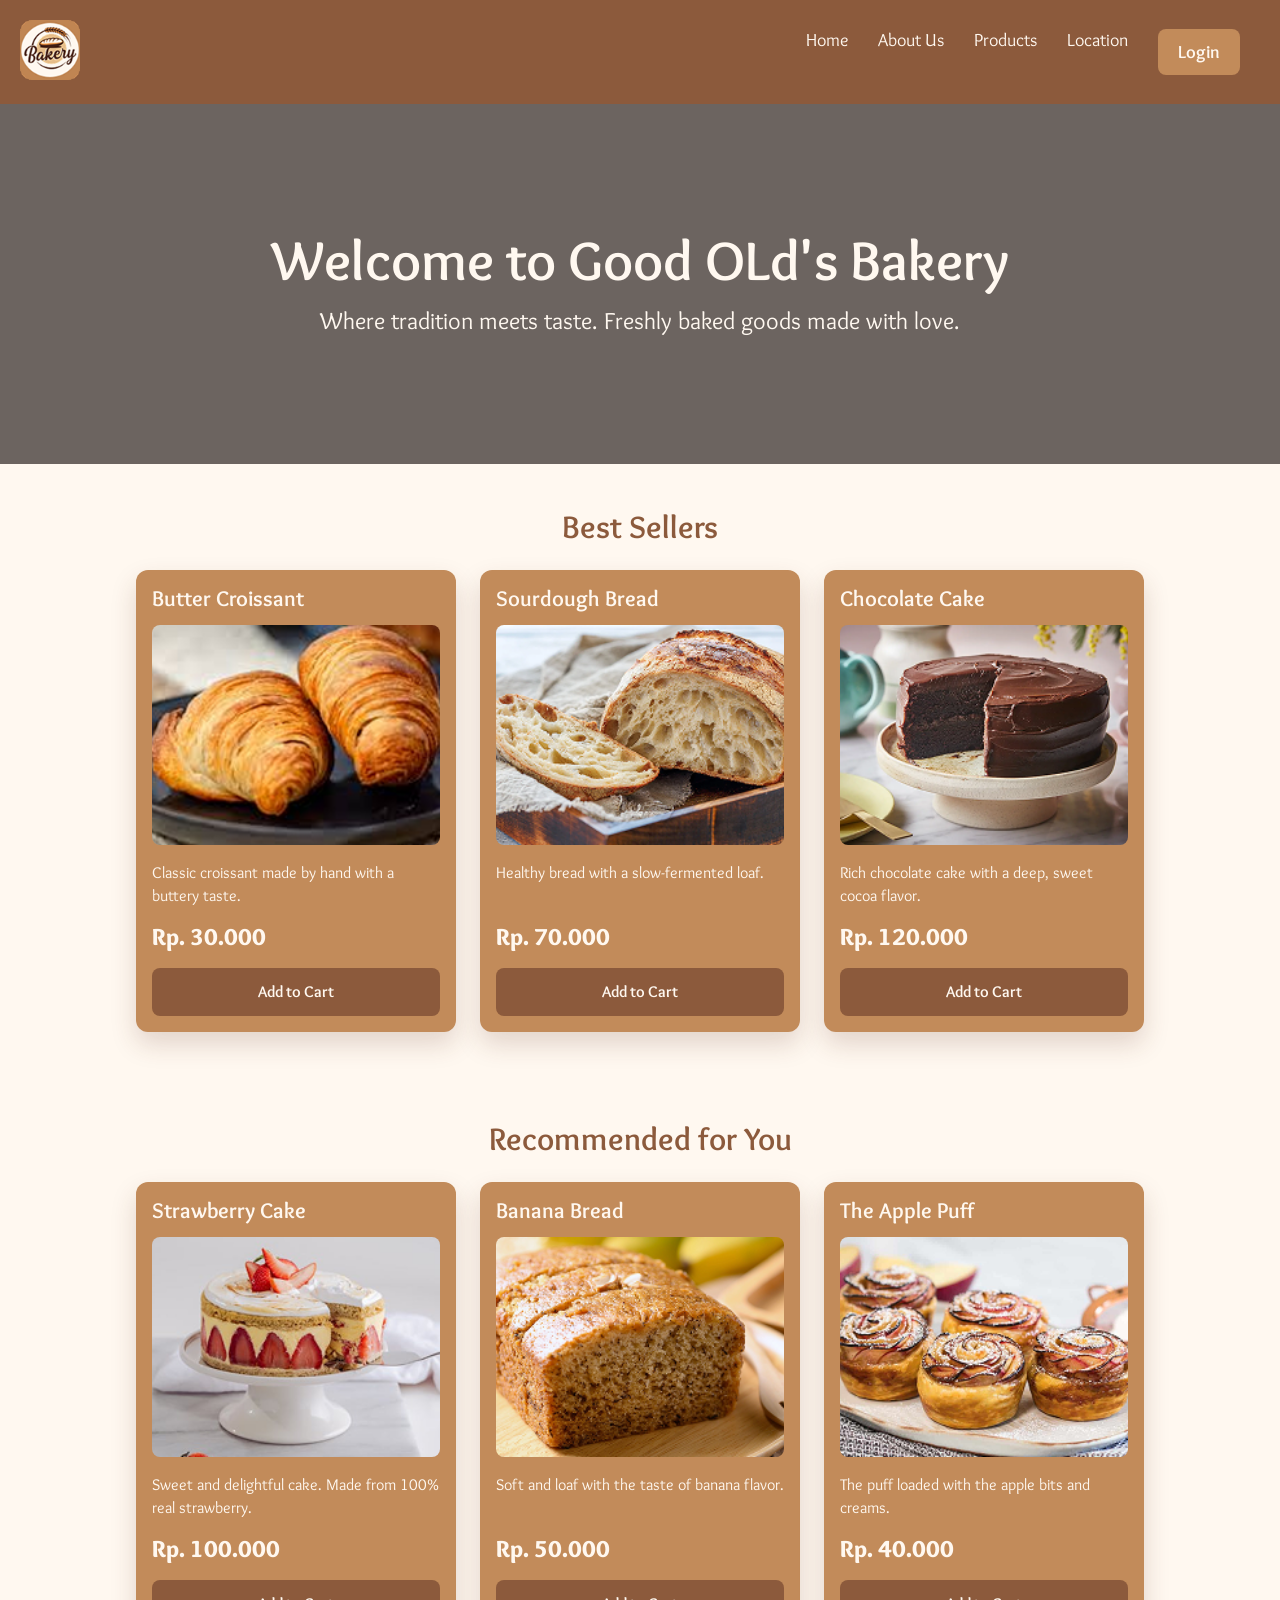
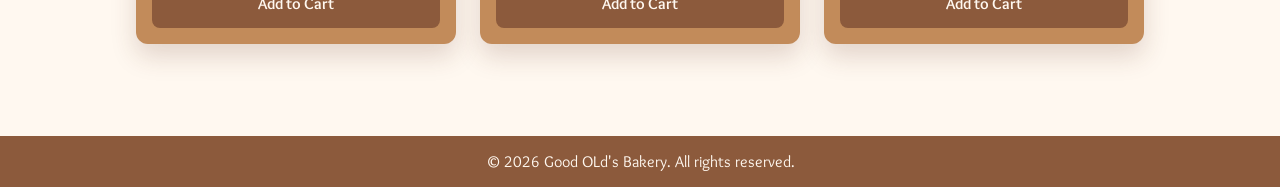
<file: index.html>
<!DOCTYPE html>
<html lang="en">
<head>
    <meta charset="UTF-8">
    <meta name="viewport" content="width=device-width, initial-scale=1.0">
    <link rel="stylesheet" href="css/style.css">
    <script src="js/script.js" defer></script>

    <title>Good OLd's Bakery</title>

    <link rel="preconnect" href="https://fonts.googleapis.com">
    <link rel="preconnect" href="https://fonts.gstatic.com" crossorigin>
    <link href="https://fonts.googleapis.com/css2?family=Overlock:ital,wght@0,400;0,700;0,900;1,400;1,700;1,900&family=Source+Sans+3:ital,wght@0,200..900;1,200..900&display=swap" rel="stylesheet">
</head>
<body>
    <header>
        <div class="logo">
            <img src="images/logo/logo.png" alt="Good OLd's Bakery Logo">
        </div>

        <div class="nav">
            <nav>
                <ul>
                    <li><a href="index.html">Home</a></li>
                    <li><a href="aboutus.html">About Us</a></li>
                    <li><a href="products.html">Products</a></li>
                    <li><a href="location.html">Location</a></li> 
                    <li><button class="login-button"><a href="login.html">Login</a></button></li>
                </ul>
            </nav>
        </div>

    </header>

    <main>
        <section class="hero">
            <div class="hero-content">
                <h1>Welcome to Good OLd's Bakery</h1>
                <p>Where tradition meets taste. Freshly baked goods made with love.</p>
            </div>
        </section>  


        <section class="best-sellers">
            <h2>Best Sellers</h2>
            <div class="product-grid">

                <article class="product-card">
                    <h3>Butter Croissant</h3>
                    <img src="images/products/pastry1.png" alt="Croissant">
                    <p>Classic croissant made by hand with a buttery taste.</p>
                    <strong>Rp. 30.000</strong>
                    <button class="add-to-cart">Add to Cart</button>
                </article>

                <article class="product-card">
                    <h3>Sourdough Bread</h3>
                    <img src="images/products/bread2.png" alt="Sourdough Bread">
                    <p>Healthy bread with a slow-fermented loaf.</p>
                    <strong>Rp. 70.000</strong>
                    <button class="add-to-cart">Add to Cart</button>
                </article>

                <article class="product-card">
                    <h3>Chocolate Cake</h3>
                    <img src="images/products/cake2.png" alt="Chocolate Cake">
                    <p>Rich chocolate cake with a deep, sweet cocoa flavor.</p>
                    <strong>Rp. 120.000</strong>
                    <button class="add-to-cart">Add to Cart</button>
                </article>

            </div>
        </section>

        <section class="recommendations">
            <h2>Recommended for You</h2>
            <div class="product-grid">
                <article class="product-card">
                    <h3>Strawberry Cake</h3>
                    <img src="images/products/cake1.png" alt="Strawberry Cake">
                    <p>Sweet and delightful cake. Made from 100% real strawberry.</p>
                    <strong>Rp. 100.000</strong>
                    <button class="add-to-cart">Add to Cart</button>
                </article>
                <article class="product-card">
                    <h3>Banana Bread</h3>
                    <img src="images/products/bread1.png" alt="Banana Bread">
                    <p>Soft and loaf with the taste of banana flavor.</p>
                    <strong>Rp. 50.000</strong>
                    <button class="add-to-cart">Add to Cart</button>
                </article>
                <article class="product-card">
                    <h3>The Apple Puff</h3>
                    <img src="images/products/pastry2.png" alt="The Apple Puff">
                    <p>The puff loaded with the apple bits and creams.</p>
                    <strong>Rp. 40.000</strong>
                    <button class="add-to-cart">Add to Cart</button>
                </article>
            </div>
        </section>




    </main>

    <footer>
        <p>&copy; 2026 Good OLd's Bakery. All rights reserved.</p>
    </footer>
</body>
</html>
</file>
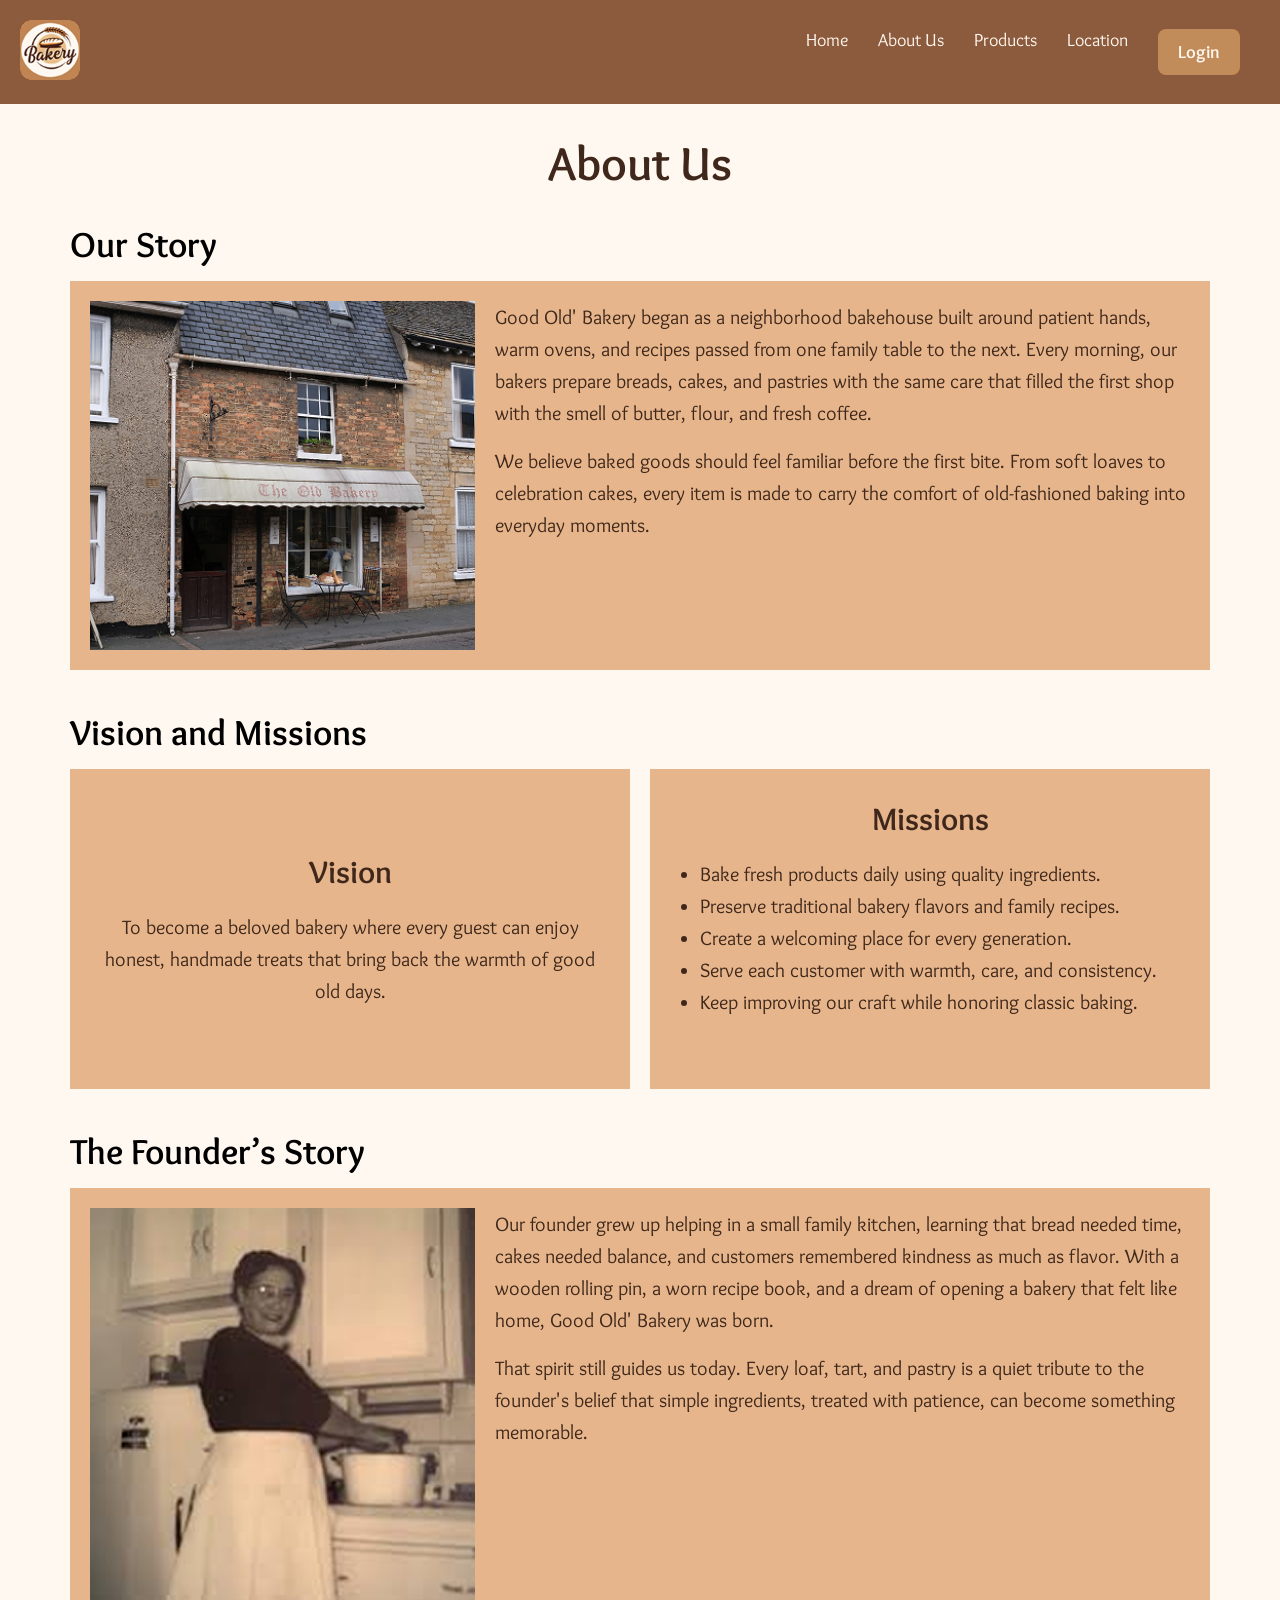
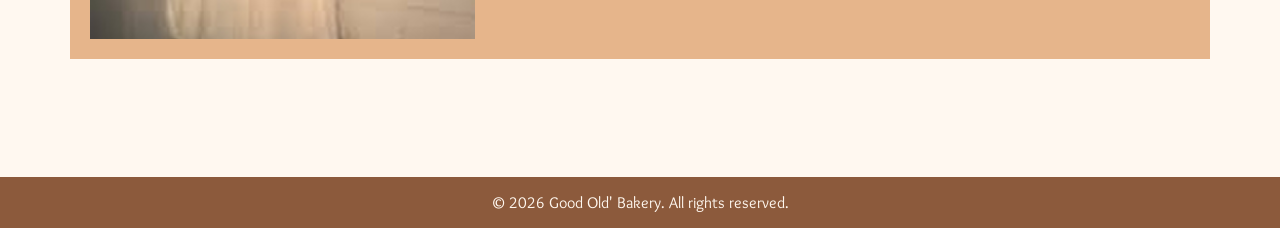
<file: aboutus.html>
<!DOCTYPE html>
<html lang="en">
<head>
    <meta charset="UTF-8">
    <meta name="viewport" content="width=device-width, initial-scale=1.0">
    <link rel="stylesheet" href="css/style.css">
    <script src="js/script.js" defer></script>
    <title>About Us | Good Old' Bakery</title>

    <link rel="preconnect" href="https://fonts.googleapis.com">
    <link rel="preconnect" href="https://fonts.gstatic.com" crossorigin>
    <link href="https://fonts.googleapis.com/css2?family=Overlock:ital,wght@0,400;0,700;0,900;1,400;1,700;1,900&family=Source+Sans+3:ital,wght@0,200..900;1,200..900&display=swap" rel="stylesheet">
</head>
<body>
    <header>
        <div class="logo">
            <img src="images/logo/logo.png" alt="Good Old' Bakery Logo">
        </div>

        <div class="nav">
            <nav aria-label="Main navigation">
                <ul>
                    <li><a href="index.html">Home</a></li>
                    <li><a href="aboutus.html" aria-current="page">About Us</a></li>
                    <li><a href="products.html">Products</a></li>
                    <li><a href="location.html">Location</a></li>
                    <li><button class="login-button"><a href="login.html">Login</a></button></li>
                </ul>
            </nav>
        </div>
    </header>

    <main class="about-container">
        <h1 class="about-title">About Us</h1>

        <section class="about-section" aria-labelledby="our-story-title">
            <h2 id="our-story-title">Our Story</h2>
            <article class="story-box">
                <img src="images/aboutus/aboutus-ourstory.png" alt="Vintage storefront of Good Old' Bakery">
                <div class="story-content">
                    <p>Good Old' Bakery began as a neighborhood bakehouse built around patient hands, warm ovens, and recipes passed from one family table to the next. Every morning, our bakers prepare breads, cakes, and pastries with the same care that filled the first shop with the smell of butter, flour, and fresh coffee.</p>
                    <p>We believe baked goods should feel familiar before the first bite. From soft loaves to celebration cakes, every item is made to carry the comfort of old-fashioned baking into everyday moments.</p>
                </div>
            </article>
        </section>

        <section class="about-section" aria-labelledby="vision-missions-title">
            <h2 id="vision-missions-title">Vision and Missions</h2>
            <div class="vision-mission">
                <article class="vision-card">
                    <h3>Vision</h3>
                    <p>To become a beloved bakery where every guest can enjoy honest, handmade treats that bring back the warmth of good old days.</p>
                </article>

                <article class="mission-card">
                    <h3>Missions</h3>
                    <ul>
                        <li>Bake fresh products daily using quality ingredients.</li>
                        <li>Preserve traditional bakery flavors and family recipes.</li>
                        <li>Create a welcoming place for every generation.</li>
                        <li>Serve each customer with warmth, care, and consistency.</li>
                        <li>Keep improving our craft while honoring classic baking.</li>
                    </ul>
                </article>
            </div>
        </section>

        <section class="about-section" aria-labelledby="founder-story-title">
            <h2 id="founder-story-title">The Founder&rsquo;s Story</h2>
            <article class="founder-box">
                <img src="images/aboutus/aboutus-founder.png" alt="Vintage portrait of the bakery founder">
                <div class="founder-content">
                    <p>Our founder grew up helping in a small family kitchen, learning that bread needed time, cakes needed balance, and customers remembered kindness as much as flavor. With a wooden rolling pin, a worn recipe book, and a dream of opening a bakery that felt like home, Good Old' Bakery was born.</p>
                    <p>That spirit still guides us today. Every loaf, tart, and pastry is a quiet tribute to the founder's belief that simple ingredients, treated with patience, can become something memorable.</p>
                </div>
            </article>
        </section>
    </main>

    <footer>
        <p>&copy; 2026 Good Old' Bakery. All rights reserved.</p>
    </footer>
</body>
</html>
</file>
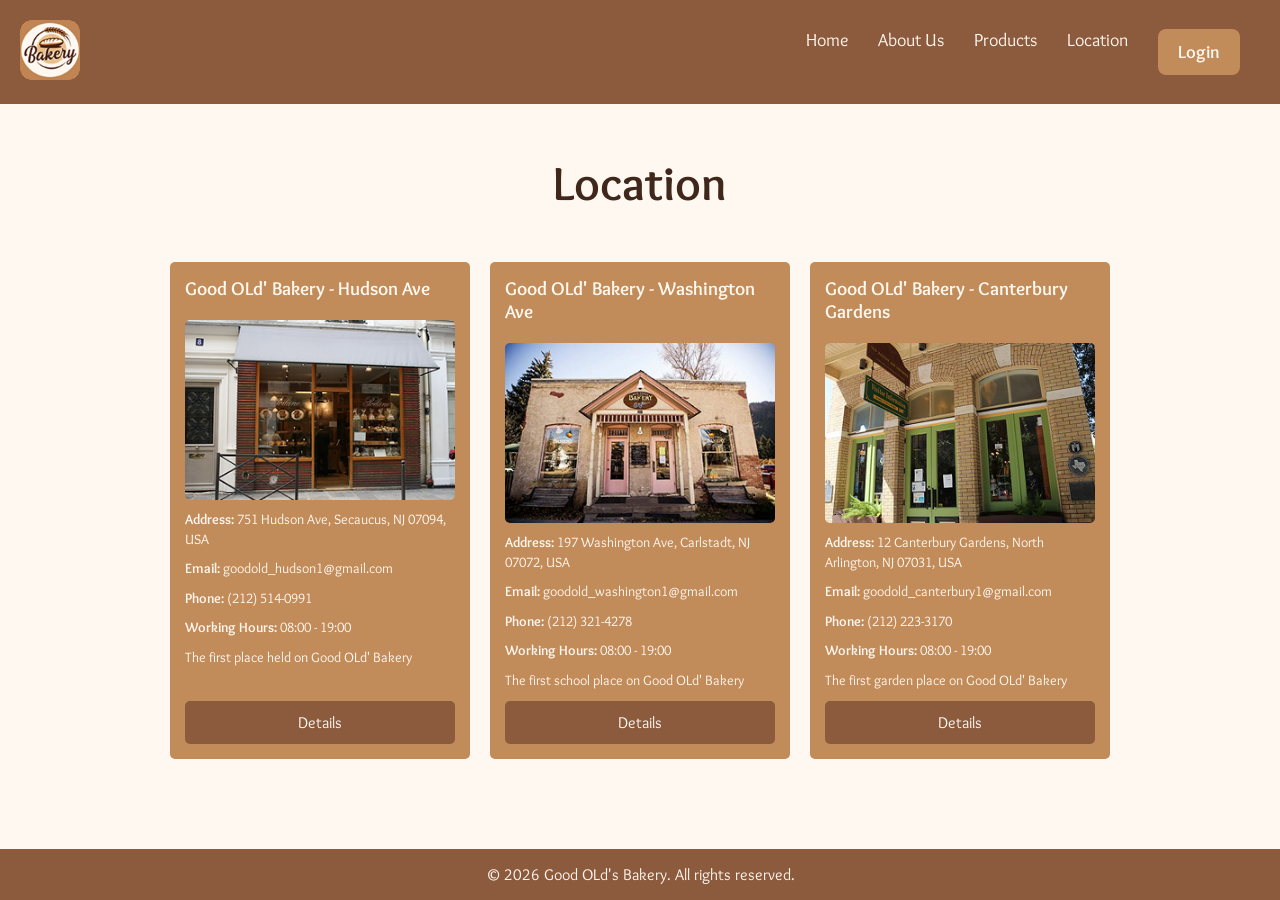
<file: location.html>
<!DOCTYPE html>
<html lang="en">
<head>
    <meta charset="UTF-8">
    <meta name="viewport" content="width=device-width, initial-scale=1.0">
    <link rel="stylesheet" href="css/style.css">
    <script src="js/script.js" defer></script>
    <title>Location | Good Old' Bakery</title>

    <link rel="preconnect" href="https://fonts.googleapis.com">
    <link rel="preconnect" href="https://fonts.gstatic.com" crossorigin>
    <link href="https://fonts.googleapis.com/css2?family=Overlock:ital,wght@0,400;0,700;0,900;1,400;1,700;1,900&family=Source+Sans+3:ital,wght@0,200..900;1,200..900&display=swap" rel="stylesheet">
</head>

<body>
    <header>
        <div class="logo">
            <img src="images/logo/logo.png" alt="Good OLd's Bakery Logo">
        </div>

        <div class="nav">
            <nav>
                <ul>
                    <li><a href="index.html">Home</a></li>
                    <li><a href="aboutus.html">About Us</a></li>
                    <li><a href="products.html">Products</a></li>
                    <li><a href="location.html">Location</a></li> 
                    <li><button class="login-button"><a href="login.html">Login</a></button></li>
                </ul>
            </nav>
        </div>

    </header>

    <main>
        <section class="location-section" aria-labelledby="location-title">
            <h1 id="location-title" class="location-title">Location</h1>

            <div class="location-grid">
                <article class="location-card">
                    <h3>Good OLd' Bakery - Hudson Ave</h3>
                    <img src="images/locations/location1.png" alt="Hudson Avenue Branch">
                    <p><strong>Address:</strong> 751 Hudson Ave, Secaucus, NJ 07094, USA</p>
                    <p><strong>Email:</strong> goodold_hudson1@gmail.com</p>
                    <p><strong>Phone:</strong> (212) 514-0991</p>
                    <p><strong>Working Hours:</strong> 08:00 - 19:00</p>
                    <p>The first place held on Good OLd' Bakery</p>
                    <button
                        type="button"
                        class="location-btn"
                        onclick="openLocation(
                            'Good OLd\' Bakery - Hudson Ave',
                            '751 Hudson Ave, Secaucus, NJ 07094, USA'
                        )">
                        Details
                    </button>
                </article>

                <article class="location-card">
                    <h3>Good OLd' Bakery - Washington Ave</h3>
                    <img src="images/locations/location2.png" alt="Washington Avenue Branch">
                    <p><strong>Address:</strong> 197 Washington Ave, Carlstadt, NJ 07072, USA</p>
                    <p><strong>Email:</strong> goodold_washington1@gmail.com</p>
                    <p><strong>Phone:</strong> (212) 321-4278</p>
                    <p><strong>Working Hours:</strong> 08:00 - 19:00</p>
                    <p>The first school place on Good OLd' Bakery</p>
                    <button
                        type="button"
                        class="location-btn"
                        onclick="openLocation(
                            'Good OLd\' Bakery - Washington Ave',
                            '197 Washington Ave, Carlstadt, NJ 07072, USA'
                        )">
                        Details
                    </button>
                </article>

                <article class="location-card">
                    <h3>Good OLd' Bakery - Canterbury Gardens</h3>
                    <img src="images/locations/location3.png" alt="Canterbury Gardens Branch">
                    <p><strong>Address:</strong> 12 Canterbury Gardens, North Arlington, NJ 07031, USA</p>
                    <p><strong>Email:</strong> goodold_canterbury1@gmail.com</p>
                    <p><strong>Phone:</strong> (212) 223-3170</p>
                    <p><strong>Working Hours:</strong> 08:00 - 19:00</p>
                    <p>The first garden place on Good OLd' Bakery</p>
                    <button
                        type="button"
                        class="location-btn"
                        onclick="openLocation(
                            'Good OLd\' Bakery - Canterbury Gardens',
                            '12 Canterbury Gardens, North Arlington, NJ 07031, USA'
                        )">
                        Details
                    </button>
                </article>
            </div>
        </section>
    </main>

    <div id="location-modal" class="modal" aria-hidden="true" role="dialog" aria-labelledby="modal-branch-name">
        <div class="modal-content">
            <h3 id="modal-branch-name"></h3>

            <p id="modal-address"></p>

            <p>
                Would you like to open this location in Google Maps?
            </p>

            <div class="modal-buttons">
                <button id="confirm-btn" type="button">
                    Open Maps
                </button>

                <button id="cancel-btn" type="button">
                    Cancel
                </button>
            </div>
        </div>
    </div>


    <footer>
        <p>&copy; 2026 Good OLd's Bakery. All rights reserved.</p>
    </footer>
</body>
</html>
</file>
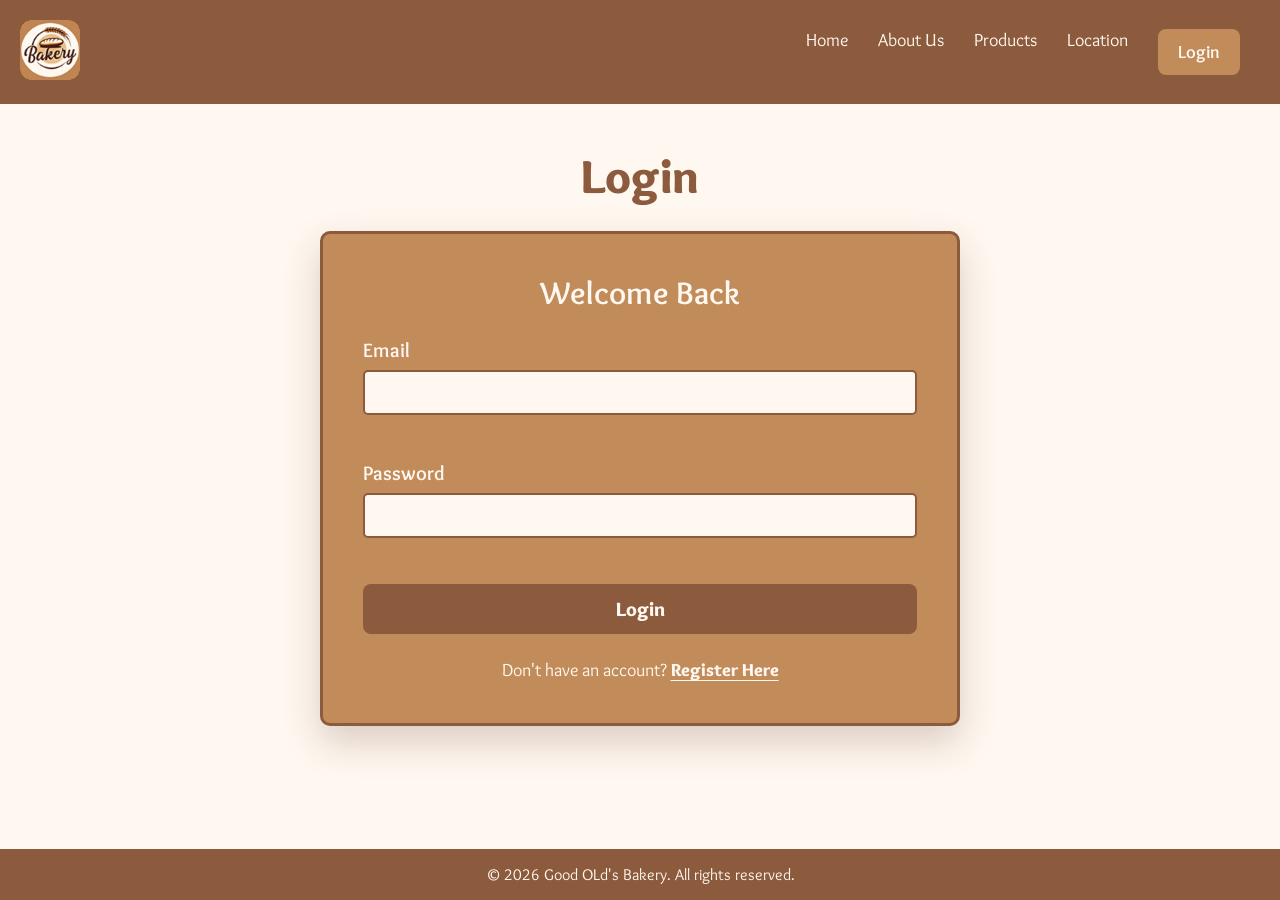
<file: login.html>
<!DOCTYPE html>
<html lang="en">
<head>
    <meta charset="UTF-8">
    <meta name="viewport" content="width=device-width, initial-scale=1.0">
    <title>Login | Good OLd's Bakery</title>

    <link rel="preconnect" href="https://fonts.googleapis.com">
    <link rel="preconnect" href="https://fonts.gstatic.com" crossorigin>
    <link href="https://fonts.googleapis.com/css2?family=Overlock:ital,wght@0,400;0,700;0,900;1,400;1,700;1,900&family=Source+Sans+3:ital,wght@0,200..900;1,200..900&display=swap" rel="stylesheet">

    <link rel="stylesheet" href="css/style.css">
    <link rel="stylesheet" href="css/auth.css">
    <script src="js/auth.js" defer></script>
</head>
<body>
    <header>
        <div class="logo">
            <img src="images/logo/logo.png" alt="Good OLd's Bakery Logo">
        </div>

        <div class="nav">
            <nav aria-label="Main navigation">
                <ul>
                    <li><a href="index.html">Home</a></li>
                    <li><a href="aboutus.html">About Us</a></li>
                    <li><a href="products.html">Products</a></li>
                    <li><a href="location.html">Location</a></li>
                    <li><button class="login-button"><a href="login.html">Login</a></button></li>
                </ul>
            </nav>
        </div>
    </header>

    <main class="auth-page">
        <h1>Login</h1>

        <section class="auth-container auth-container-small" aria-labelledby="login-title">
            <h2 id="login-title">Welcome Back</h2>

            <form id="login-form" novalidate>
                <div class="form-group">
                    <label for="login-email">Email</label>
                    <input type="email" id="login-email" name="email" autocomplete="email">
                    <span class="error-message" id="login-email-error"></span>
                </div>

                <div class="form-group">
                    <label for="login-password">Password</label>
                    <input type="password" id="login-password" name="password" autocomplete="current-password">
                    <span class="error-message" id="login-password-error"></span>
                </div>

                <button type="submit" class="auth-btn">Login</button>
            </form>

            <p class="auth-link">
                Don't have an account?
                <a href="register.html">Register Here</a>
            </p>
        </section>
    </main>

    <footer>
        <p>&copy; 2026 Good OLd's Bakery. All rights reserved.</p>
    </footer>
</body>
</html>
</file>
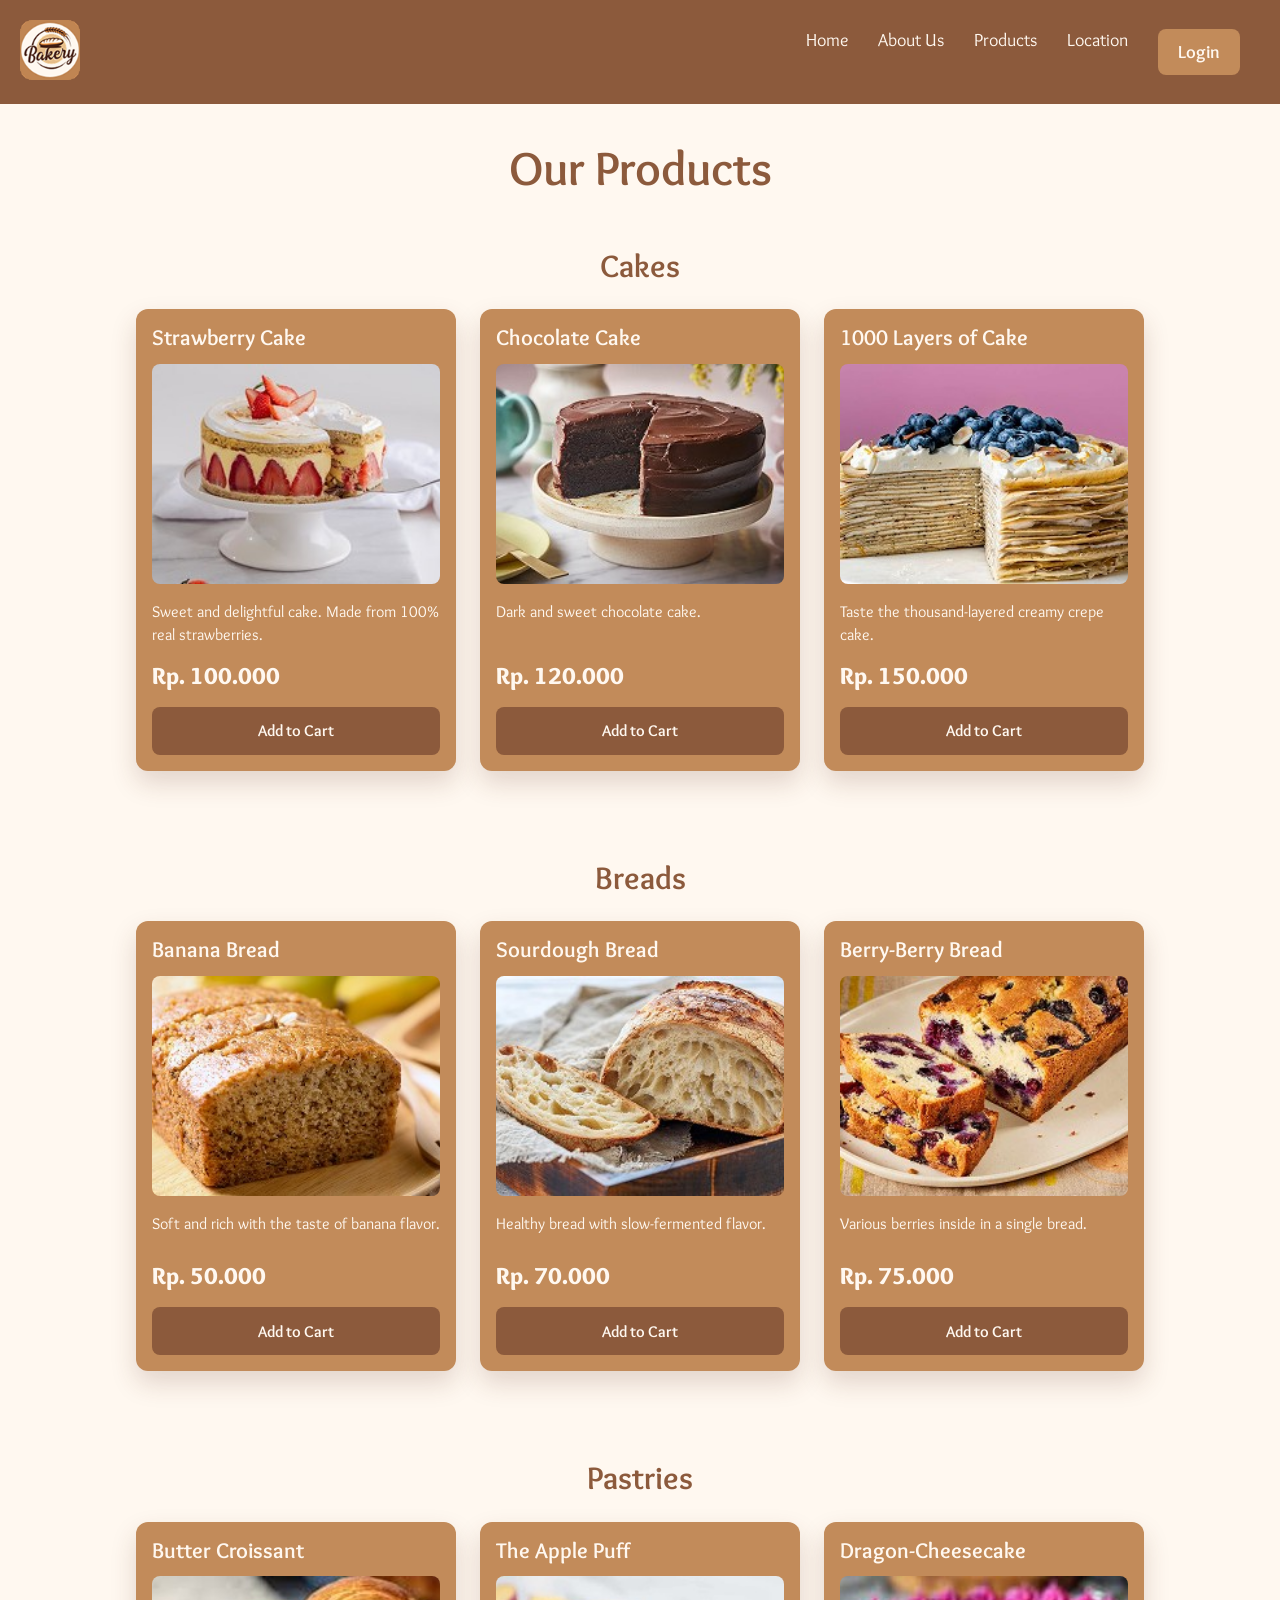
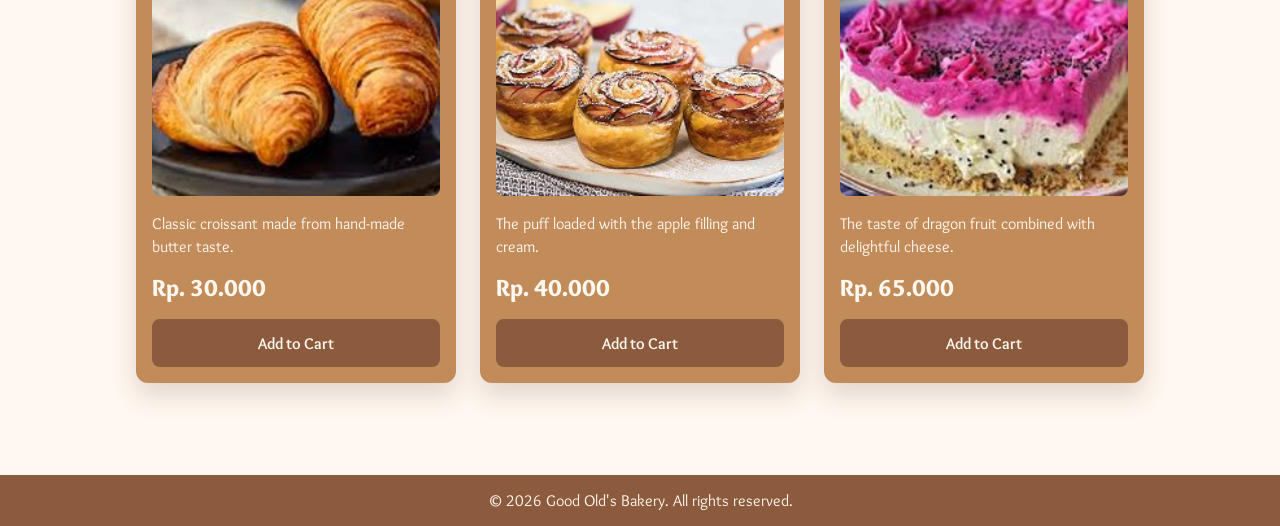
<file: products.html>
<!DOCTYPE html>
<html lang="en">
<head>
    <meta charset="UTF-8">
    <meta name="viewport" content="width=device-width, initial-scale=1.0">
    <title>Products | Good Old's Bakery</title>

    <link rel="preconnect" href="https://fonts.googleapis.com">
    <link rel="preconnect" href="https://fonts.gstatic.com" crossorigin>
    <link href="https://fonts.googleapis.com/css2?family=Overlock:ital,wght@0,400;0,700;0,900;1,400;1,700;1,900&family=Source+Sans+3:ital,wght@0,200..900;1,200..900&display=swap" rel="stylesheet">

    <link rel="stylesheet" href="css/style.css">
    <script src="js/script.js" defer></script>
</head>
<body class="products-page">
    <header>
        <div class="logo">
            <img src="images/logo/logo.png" alt="Good Old's Bakery Logo">
        </div>

        <div class="nav">
            <nav aria-label="Main navigation">
                <ul>
                    <li><a href="index.html">Home</a></li>
                    <li><a href="aboutus.html">About Us</a></li>
                    <li><a href="products.html" aria-current="page">Products</a></li>
                    <li><a href="location.html">Location</a></li>
                    <li><button class="login-button"><a href="login.html">Login</a></button></li>
                </ul>
            </nav>
        </div>
    </header>

    <main>
        <h1 id="products-title" class="products-title">Our Products</h1>

        <section class="product-category">
            <h2 id="cakes-heading">Cakes</h2>
            <div class="products-grid">
                <article class="product-card">
                    <h3>Strawberry Cake</h3>
                    <img src="images/products/cake1.jpg" alt="Strawberry Cake">
                    <p>Sweet and delightful cake. Made from 100% real strawberries.</p>
                    <strong>Rp. 100.000</strong>
                    <button class="add-to-cart">Add to Cart</button>
                </article>

                <article class="product-card">
                    <h3>Chocolate Cake</h3>
                    <img src="images/products/cake2.jpg" alt="Chocolate Cake">
                    <p>Dark and sweet chocolate cake.</p>
                    <strong>Rp. 120.000</strong>
                    <button class="add-to-cart">Add to Cart</button>
                </article>

                <article class="product-card">
                    <h3>1000 Layers of Cake</h3>
                    <img src="images/products/cake3.jpg" alt="1000 Layers of Cake">
                    <p>Taste the thousand-layered creamy crepe cake.</p>
                    <strong>Rp. 150.000</strong>
                    <button class="add-to-cart">Add to Cart</button>
                </article>
            </div>
        </section>

        <section class="product-category">
            <h2 id="breads-heading">Breads</h2>
            <div class="products-grid">
                <article class="product-card">
                    <h3>Banana Bread</h3>
                    <img src="images/products/bread1.jpg" alt="Banana Bread">
                    <p>Soft and rich with the taste of banana flavor.</p>
                    <strong>Rp. 50.000</strong>
                    <button class="add-to-cart">Add to Cart</button>
                </article>

                <article class="product-card">
                    <h3>Sourdough Bread</h3>
                    <img src="images/products/bread2.jpg" alt="Sourdough Bread">
                    <p>Healthy bread with slow-fermented flavor.</p>
                    <strong>Rp. 70.000</strong>
                    <button class="add-to-cart">Add to Cart</button>
                </article>

                <article class="product-card">
                    <h3>Berry-Berry Bread</h3>
                    <img src="images/products/bread3.jpg" alt="Berry-Berry Bread">
                    <p>Various berries inside in a single bread.</p>
                    <strong>Rp. 75.000</strong>
                    <button class="add-to-cart">Add to Cart</button>
                </article>
            </div>
        </section>

        <section class="product-category">
            <h2 id="pastries-heading">Pastries</h2>
            <div class="products-grid">
                <article class="product-card">
                    <h3>Butter Croissant</h3>
                    <img src="images/products/pastry1.jpg" alt="Butter Croissant">
                    <p>Classic croissant made from hand-made butter taste.</p>
                    <strong>Rp. 30.000</strong>
                    <button class="add-to-cart">Add to Cart</button>
                </article>

                <article class="product-card">
                    <h3>The Apple Puff</h3>
                    <img src="images/products/pastry2.jpg" alt="The Apple Puff">
                    <p>The puff loaded with the apple filling and cream.</p>
                    <strong>Rp. 40.000</strong>
                    <button class="add-to-cart">Add to Cart</button>
                </article>

                <article class="product-card">
                    <h3>Dragon-Cheesecake</h3>
                    <img src="images/products/pastry3.jpg" alt="Dragon-Cheesecake">
                    <p>The taste of dragon fruit combined with delightful cheese.</p>
                    <strong>Rp. 65.000</strong>
                    <button class="add-to-cart">Add to Cart</button>
                </article>
            </div>
        </section>
    </main>

    <footer>
        <p>&copy; 2026 Good Old's Bakery. All rights reserved.</p>
    </footer>
</body>
</html>
</file>
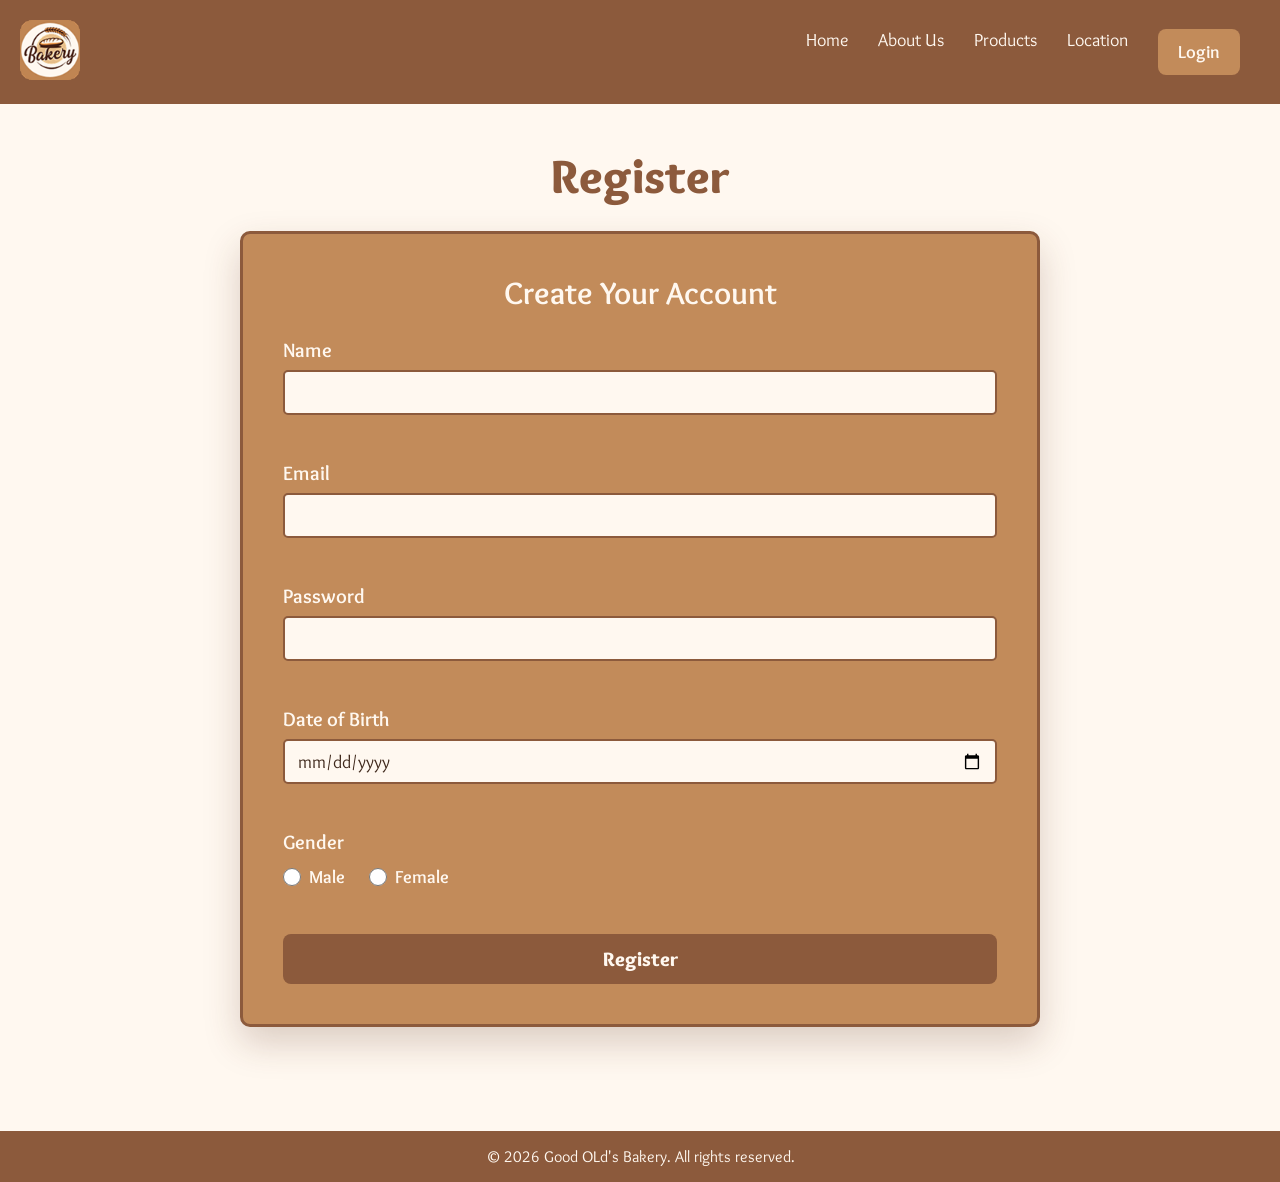
<file: register.html>
<!DOCTYPE html>
<html lang="en">
<head>
    <meta charset="UTF-8">
    <meta name="viewport" content="width=device-width, initial-scale=1.0">
    <title>Register | Good OLd's Bakery</title>

    <link rel="preconnect" href="https://fonts.googleapis.com">
    <link rel="preconnect" href="https://fonts.gstatic.com" crossorigin>
    <link href="https://fonts.googleapis.com/css2?family=Overlock:ital,wght@0,400;0,700;0,900;1,400;1,700;1,900&family=Source+Sans+3:ital,wght@0,200..900;1,200..900&display=swap" rel="stylesheet">

    <link rel="stylesheet" href="css/style.css">
    <link rel="stylesheet" href="css/auth.css">
    <script src="js/auth.js" defer></script>
</head>
<body>
    <header>
        <div class="logo">
            <img src="images/logo/logo.png" alt="Good OLd's Bakery Logo">
        </div>

        <div class="nav">
            <nav aria-label="Main navigation">
                <ul>
                    <li><a href="index.html">Home</a></li>
                    <li><a href="aboutus.html">About Us</a></li>
                    <li><a href="products.html">Products</a></li>
                    <li><a href="location.html">Location</a></li>
                    <li><button class="login-button"><a href="login.html">Login</a></button></li>
                </ul>
            </nav>
        </div>
    </header>

    <main class="auth-page">
        <h1>Register</h1>

        <section class="auth-container" aria-labelledby="register-title">
            <h2 id="register-title">Create Your Account</h2>

            <form id="register-form" novalidate>
                <div class="form-group">
                    <label for="register-name">Name</label>
                    <input type="text" id="register-name" name="name" autocomplete="name">
                    <span class="error-message" id="name-error"></span>
                </div>

                <div class="form-group">
                    <label for="register-email">Email</label>
                    <input type="email" id="register-email" name="email" autocomplete="email">
                    <span class="error-message" id="email-error"></span>
                </div>

                <div class="form-group">
                    <label for="register-password">Password</label>
                    <input type="password" id="register-password" name="password" autocomplete="new-password">
                    <span class="error-message" id="password-error"></span>
                </div>

                <div class="form-group">
                    <label for="register-dob">Date of Birth</label>
                    <input type="date" id="register-dob" name="dob">
                    <span class="error-message" id="dob-error"></span>
                </div>

                <fieldset class="form-group gender-group">
                    <legend>Gender</legend>
                    <div class="radio-options">
                        <label>
                            <input type="radio" name="gender" value="Male">
                            Male
                        </label>

                        <label>
                            <input type="radio" name="gender" value="Female">
                            Female
                        </label>
                    </div>
                    <span class="error-message" id="gender-error"></span>
                </fieldset>

                <button type="submit" class="auth-btn">Register</button>
            </form>
        </section>
    </main>

    <footer>
        <p>&copy; 2026 Good OLd's Bakery. All rights reserved.</p>
    </footer>
</body>
</html>
</file>
<file: css/style.css>
* {
    margin: 0;
    padding: 0;
    box-sizing: border-box;
    font-family: 'Overlock';
}

body {
    background-color: #FFF8F0;
    color: #3f281b;
    display: flex;
    flex-direction: column;
    min-height: 100vh;
}

main {
    flex: 1;
}

header {
    background-color: #8C5A3C;
    color: #FFF8F0;
    padding: 20px;
    display: flex;
    align-items: center;
    justify-content: space-between;
}

.logo img {
    max-height: 60px;
}

.nav ul {
    list-style: none;
    display: flex;
    gap: 30px;
    margin-right: 20px;
}

.nav li a {
    color: #FFF8F0;
    text-decoration: none;
    font-size: 18px;
    transition: opacity 180ms ease;
}

.nav li a:hover {
    font-weight: bold;
    opacity: 0.85;
}

.hero {
    background-image: url('https://github.com/alextrs8222-blud/goodoldbakery-frontend/blob/main/images/hero.jpg?raw=true');
    background-size: cover;
    background-position: center;
    background-color: rgba(92, 85, 82, 0.9);
    background-blend-mode: overlay;
    min-height: 360px;
    padding: 64px 24px;
    display: flex;
    align-items: center;
    justify-content: center;
    text-align: center;
}

.hero h1 {
    color: #FFF8F0;
    font-size: 56px;
    line-height: 1.08;
    max-width: 900px;
}

.hero p {
    color: #FFF8F0;
    font-size: 24px;
    line-height: 1.4;
    margin: 14px auto 0;
    max-width: 760px;
}

.best-sellers,
.recommendations,
.product-category {
    max-width: 1400px;
    margin: 0 auto;
    padding: 44px 20px;
}

.best-sellers h2,
.recommendations h2,
.product-category h2 {
    color: #8C5A3C;
    font-size: 32px;
    line-height: 1.2;
    margin-bottom: 24px;
    text-align: center;
}

.products-title {
    color: #8C5A3C;
    font-size: 48px;
    line-height: 1.1;
    margin: 38px 20px 8px;
    text-align: center;
}

.product-grid,
.products-grid {
    display: grid;
    grid-template-columns: repeat(3, minmax(250px, 320px));
    justify-content: center;
    gap: 24px;
    margin: 0 auto;
    padding: 0;
}

.product-card {
    background-color: #C28B5A;
    color: #FFF8F0;
    padding: 16px;
    border-radius: 12px;
    display: flex;
    flex-direction: column;
    min-height: 450px;
    overflow: hidden;
    text-align: left;
    width: 100%;
    box-shadow: 0 12px 26px rgba(92, 52, 32, 0.18);
    transition: box-shadow 180ms ease, transform 180ms ease;
}

.product-card:hover {
    box-shadow: 0 16px 34px rgba(92, 52, 32, 0.24);
    transform: translateY(-4px);
}

.product-card img {
    width: 100%;
    height: 220px;
    object-fit: cover;
    border-radius: 8px;
    margin-bottom: 16px;
}

.product-card h3 {
    color: #FFF8F0;
    font-size: 22px;
    line-height: 1.2;
    margin-bottom: 12px;
}

.product-card p {
    color: #FFF8F0;
    flex: 1;
    font-size: 16px;
    line-height: 1.45;
    margin-bottom: 16px;
}

.product-card h6,
.product-card strong {
    color: #FFF8F0;
    display: block;
    font-size: 24px;
    font-weight: 900;
    line-height: 1.2;
    margin-bottom: 16px;
}

.add-to-cart {
    background-color: #8C5A3C;
    color: #FFF8F0;
    border: none;
    width: 100%;
    min-height: 48px;
    margin-top: auto;
    padding: 12px 20px;
    border-radius: 8px;
    cursor: pointer;
    font-size: 16px;
    font-weight: 700;
    transition: opacity 180ms ease, transform 180ms ease, background-color 180ms ease;
}

.login-button {
    background-color: #C28B5A;
    color: #FFF8F0;
    border: none;
    width: 100%;
    max-height: 48px;
    margin-top: auto;
    padding: 12px 20px;
    border-radius: 8px;
    cursor: pointer;
    font-size: 16px;
    font-weight: 700;
    transition: opacity 180ms ease, transform 180ms ease, background-color 180ms ease;
}

.add-to-cart:hover,
.add-to-cart:focus-visible {
    background-color: #6f4128;
    opacity: 0.95;
    transform: scale(1.02);
}

.add-to-cart:focus-visible {
    outline: 3px solid #FFF8F0;
    outline-offset: 3px;
}

footer {
    background-color: #8C5A3C;
    color: #FFF8F0;
    text-align: center;
    padding: 16px;
    width: 100%;
    margin-top: 48px;
}

@media (max-width: 900px) {
    header {
        align-items: flex-start;
        flex-direction: column;
        gap: 18px;
    }

    .nav ul {
        flex-wrap: wrap;
        gap: 14px 22px;
        margin-right: 0;
    }

    .hero {
        min-height: 320px;
        padding: 52px 20px;
    }

    .hero h1 {
        font-size: 40px;
    }

    .hero p {
        font-size: 18px;
    }

    .product-grid,
    .products-grid {
        grid-template-columns: repeat(2, minmax(250px, 320px));
    }

    .best-sellers h2,
    .recommendations h2,
    .product-category h2 {
        font-size: 28px;
    }
}

@media (max-width: 768px) {
    .hero {
        min-height: 280px;
        padding: 44px 18px;
    }

    .hero h1 {
        font-size: 32px;
    }

    .hero p {
        font-size: 16px;
    }

    .best-sellers,
    .recommendations,
    .product-category {
        padding: 34px 18px;
    }

    .best-sellers h2,
    .recommendations h2,
    .product-category h2 {
        font-size: 24px;
    }

    .products-title {
        font-size: 32px;
        margin-top: 30px;
    }

    .product-grid,
    .products-grid {
        grid-template-columns: 1fr;
        justify-items: center;
    }

    .product-card {
        max-width: 350px;
        min-height: 0;
        width: 100%;
    }

    .product-card img {
        height: 200px;
    }

    .product-card h3 {
        font-size: 18px;
    }

    .product-card p {
        font-size: 14px;
    }

    .product-card h6,
    .product-card strong {
        font-size: 20px;
    }
}

.about-container {
    max-width: 1200px;
    margin: 0 auto;
    padding: 30px;
}

.about-title {
    text-align: center;
    font-size: 48px;
    margin-bottom: 30px;
}

.about-section {
    margin-bottom: 40px;
}

.about-section h2 {
    margin-bottom: 15px;
    font-size: 36px;
    color: #000;
}

.story-box,
.founder-box {
    background: #E6B58B;
    padding: 20px;
    display: flex;
    gap: 20px;
}

.story-box img,
.founder-box img {
    width: 35%;
    object-fit: cover;
}

.story-content,
.founder-content {
    flex: 1;
}

.vision-mission {
    display: flex;
    gap: 20px;
}

.vision-card,
.mission-card {
    flex: 1;
    background: #E6B58B;
    padding: 30px;
    min-height: 320px;
}

.vision-card h3,
.mission-card h3 {
    text-align: center;
    font-size: 32px;
    margin-bottom: 20px;
}

.vision-card {
    display: flex;
    flex-direction: column;
    justify-content: center;
    text-align: center;
}

.mission-card ul {
    padding-left: 20px;
    line-height: 1.8;
}

.story-content p,
.founder-content p,
.vision-card p,
.mission-card li {
    font-size: 20px;
    line-height: 1.6;
}

.story-content p + p,
.founder-content p + p {
    margin-top: 16px;
}

@media (max-width: 768px) {
    .story-box,
    .founder-box,
    .vision-mission {
        flex-direction: column;
    }

    .story-box img,
    .founder-box img {
        width: 100%;
    }

    .about-title {
        font-size: 32px;
    }

    .about-section h2 {
        font-size: 28px;
    }
}

.location-section {
    padding: 20px;
}

.location-title {
    text-align: center;
    font-size: 48px;
    margin: 30px 0;
}

.location-grid {
    display: flex;
    gap: 20px;
    padding: 20px;
    justify-content: center;
    flex-wrap: wrap;
}

.location-card {
    max-width: 300px;
    background-color: #C28B5A;
    color: #FFF8F0;
    padding: 15px;
    border-radius: 5px;
    text-align: left;
    display: flex;
    flex-direction: column;
}

.location-card img {
    width: 100%;
    height: 180px;
    object-fit: cover;
    border-radius: 5px;
    margin: 10px 0;
}

.location-card h3 {
    margin-bottom: 10px;
    color: #FFF8F0;
}

.location-card p {
    margin-bottom: 10px;
    font-size: 14px;
    line-height: 1.4;
}

.location-card button {
    width: 100%;
    background-color: #8C5A3C;
    color: #FFF8F0;
    border: none;
    padding: 12px;
    border-radius: 5px;
    cursor: pointer;
    font-size: 16px;
    margin-top: auto;
}

.location-card button:hover {
    opacity: 0.9;
}

@media (max-width: 768px) {
    .location-grid {
        flex-direction: column;
        align-items: center;
    }

    .location-card {
        width: 100%;
        max-width: 400px;
    }

    .location-title {
        font-size: 32px;
    }
}

.modal {
    position: fixed;
    inset: 0;
    z-index: 1000;
    display: flex;
    align-items: center;
    justify-content: center;
    background-color: rgba(0, 0, 0, 0.55);
    opacity: 0;
    visibility: hidden;
    pointer-events: none;
    transition: opacity 200ms ease, visibility 200ms ease;
}

.modal.modal-visible {
    opacity: 1;
    visibility: visible;
    pointer-events: auto;
}

.modal-content {
    width: min(400px, calc(100% - 32px));
    background-color: #FFF8F0;
    color: #8C5A3C;
    border: 3px solid #C28B5A;
    border-radius: 10px;
    box-shadow: 0 18px 45px rgba(0, 0, 0, 0.3);
    padding: 25px;
    text-align: center;
    transform: translateY(12px) scale(0.96);
    transition: transform 200ms ease;
}

.modal.modal-visible .modal-content {
    transform: translateY(0) scale(1);
}

.modal-content h3 {
    color: #8C5A3C;
    font-size: 28px;
    margin-bottom: 14px;
}

.modal-content p {
    color: #8C5A3C;
    font-size: 18px;
    line-height: 1.5;
    margin-bottom: 14px;
}

#modal-address {
    background-color: #E6B58B;
    border-radius: 6px;
    color: #000;
    padding: 12px;
}

.modal-buttons {
    display: flex;
    gap: 12px;
    justify-content: center;
    margin-top: 20px;
}

.modal-buttons button {
    border: none;
    border-radius: 5px;
    cursor: pointer;
    font-size: 16px;
    padding: 12px 18px;
    transition: opacity 180ms ease, transform 180ms ease;
}

.modal-buttons button:hover {
    opacity: 0.9;
    transform: translateY(-2px);
}

#confirm-btn {
    background-color: #8C5A3C;
    color: #FFF8F0;
}

#cancel-btn {
    background-color: #dddddd;
    color: #333333;
}

@media (max-width: 480px) {
    .modal-content {
        padding: 22px 18px;
    }

    .modal-buttons {
        flex-direction: column;
    }

    .modal-buttons button {
        width: 100%;
    }
}
</file>
<file: css/auth.css>
.auth-page {
    align-items: center;
    background: #FFF8F0;
    display: flex;
    flex-direction: column;
    padding: 46px 20px 56px;
}

.auth-page h1 {
    color: #8C5A3C;
    font-size: 48px;
    font-weight: 900;
    line-height: 1.1;
    margin-bottom: 28px;
    text-align: center;
}

.auth-container {
    background: #C28B5A;
    border: 3px solid #8C5A3C;
    border-radius: 10px;
    box-shadow: 0 16px 36px rgba(92, 52, 32, 0.22);
    color: #FFF8F0;
    max-width: 800px;
    padding: 40px;
    width: 100%;
}

.auth-container-small {
    max-width: 640px;
}

.auth-container h2 {
    color: #FFF8F0;
    font-size: 32px;
    line-height: 1.2;
    margin-bottom: 26px;
    text-align: center;
}

.form-group {
    border: 0;
    margin-bottom: 20px;
}

.form-group label,
.gender-group legend {
    color: #FFF8F0;
    display: block;
    font-size: 20px;
    font-weight: 700;
    margin-bottom: 8px;
}

.form-group input[type="text"],
.form-group input[type="email"],
.form-group input[type="password"],
.form-group input[type="date"] {
    background: #FFF8F0;
    border: 2px solid #8C5A3C;
    border-radius: 5px;
    color: #3f281b;
    font-size: 18px;
    height: 45px;
    padding: 10px 12px;
    transition: border-color 180ms ease, box-shadow 180ms ease;
    width: 100%;
}

.form-group input:focus {
    border-color: #FFF8F0;
    box-shadow: 0 0 0 3px rgba(255, 248, 240, 0.35);
    outline: none;
}

.form-group input.input-error {
    border-color: #7d1f1f;
    box-shadow: 0 0 0 3px rgba(125, 31, 31, 0.18);
}

.radio-options {
    display: flex;
    gap: 24px;
    margin-top: 4px;
}

.radio-options label {
    align-items: center;
    cursor: pointer;
    display: flex;
    font-size: 18px;
    gap: 8px;
    margin-bottom: 0;
}

.radio-options input {
    accent-color: #8C5A3C;
    height: 18px;
    width: 18px;
}

.error-message {
    color: #4a0f0f;
    display: block;
    font-size: 15px;
    font-weight: 700;
    min-height: 20px;
    margin-top: 6px;
}

.auth-btn {
    background: #8C5A3C;
    border: none;
    border-radius: 8px;
    color: #FFF8F0;
    cursor: pointer;
    font-size: 20px;
    font-weight: 900;
    min-height: 50px;
    padding: 12px;
    transition: transform 0.3s ease, opacity 0.3s ease, background-color 0.3s ease;
    width: 100%;
}

.auth-btn:hover,
.auth-btn:focus-visible {
    background-color: #6f4128;
    opacity: 0.95;
    transform: translateY(-2px);
}

.auth-btn:focus-visible {
    outline: 3px solid #FFF8F0;
    outline-offset: 3px;
}

.auth-link {
    color: #FFF8F0;
    font-size: 18px;
    line-height: 1.4;
    margin-top: 24px;
    text-align: center;
}

.auth-link a {
    color: #FFF8F0;
    font-weight: 900;
    text-underline-offset: 4px;
}

.auth-link a:hover,
.auth-link a:focus-visible {
    opacity: 0.85;
}

@media (max-width: 900px) {
    .auth-container {
        width: 90%;
    }
}

@media (max-width: 768px) {
    .auth-page {
        padding: 36px 16px 46px;
    }

    .auth-page h1 {
        font-size: 36px;
    }

    .auth-container {
        padding: 28px 20px;
        width: 100%;
    }

    .auth-container h2 {
        font-size: 26px;
    }

    .form-group label,
    .gender-group legend {
        font-size: 18px;
    }

    .radio-options {
        flex-direction: column;
        gap: 12px;
    }
}
</file>
